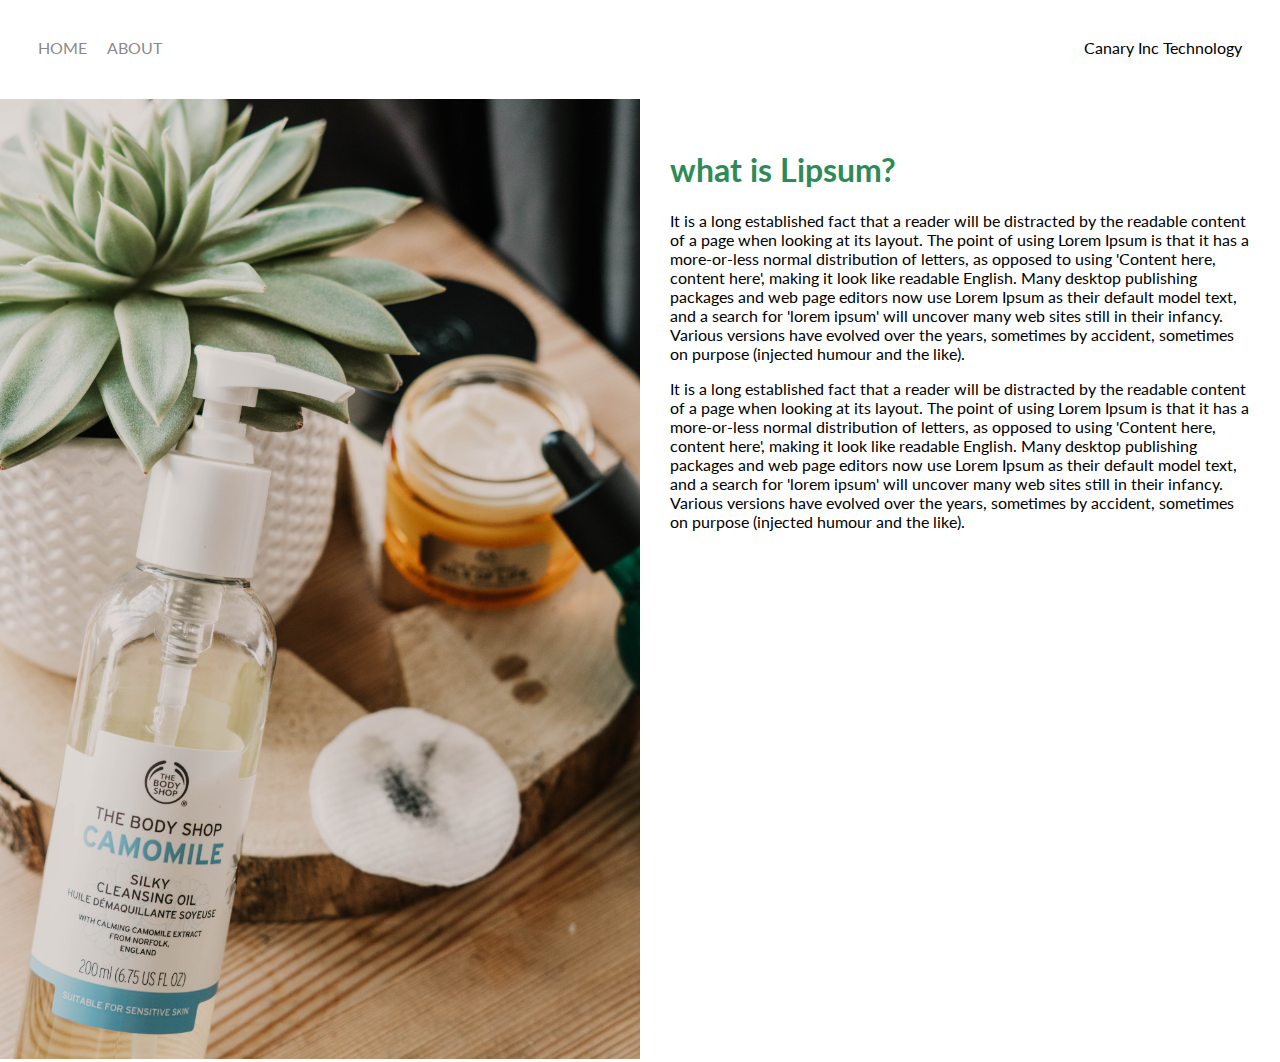
<file: about.html>
<!DOCTYPE html>
<html lang="en">
<head>
    <meta charset="UTF-8">
 
    <title>Canary Portfolio</title>
    <link rel="stylesheet"href="./styles.css">
</head>
<body>
      <div class="container">
            <!--Navigation -->
            <div class="nav-wrapper">
                    <div class="left-nav-wrapper">
                            <div class="nav-link-wrapper">
                            <a href="./index.html">Home</a>
                            </div>
                            <div class="nav-link-wrapper">
                            <a href="./about.html">About</a>
                            </div>
                    </div>

                    <div class="right-nav-wrapper">
                            <div class="branding"></div>
                           <div>Canary Inc Technology</div>
                    </div>
            </div> 
        
            <div class="two-colum-wrapper">
                <div class="portfolio-img-wrapper">
                    <img src="./images/portfolio13.jpg" alt="">
                </div>
                <div class="portfolio-content-wrapper">
                    <h1> what is Lipsum? </h1>
                    <p>It is a long established fact that a reader will be distracted by the readable content of a page when looking at its layout. The point of using Lorem Ipsum is that it has a more-or-less normal distribution of letters, as opposed to using 'Content here, content here', making it look like readable English. Many desktop publishing packages and web page editors now use Lorem Ipsum as their default model text, and a search for 'lorem ipsum' will uncover many web sites still in their infancy. Various versions have evolved over the years, sometimes by accident, sometimes on purpose (injected humour and the like).</p>
                    <p>It is a long established fact that a reader will be distracted by the readable content of a page when looking at its layout. The point of using Lorem Ipsum is that it has a more-or-less normal distribution of letters, as opposed to using 'Content here, content here', making it look like readable English. Many desktop publishing packages and web page editors now use Lorem Ipsum as their default model text, and a search for 'lorem ipsum' will uncover many web sites still in their infancy. Various versions have evolved over the years, sometimes by accident, sometimes on purpose (injected humour and the like).</p>
                </div>




                
                
            </div>



        </div>
</body>
 
</html>
</file>
<file: styles.css>
/* Style sheet*/
@import url('https://fonts.googleapis.com/css2?family=Lato&display=swap');
body{
    margin:0;
    font-family: 'Lato', sans-serif;
}
.container{
 display: grid;
 grid-template-columns: 1FR;
}
/*Navigation style*/
.nav-wrapper{
    display:flex;
    justify-content: space-between;
    padding: 38px;
    
}


.left-nav-wrapper{
    display: flex;
    height:22px;
    border-bottom: 1px solid transparent;
    transition: 0.5s;

}
 
.left-nav-wrapper >div{
    margin-right: 20px;
    font-size: 0.9m;
    text-transform: uppercase;
}

.nav-link-wrapper a{
    color: #8a8a8a;
    text-decoration: none;
    border-bottom: 1px solid transparent;
    transition: 0.5s;
}

.nav-link-wrapper a:hover{
    border-bottom: 1px solid black;
    color:black;

}

/*Portfolio style*/
/*
.content-wrapper{
    display: grid;
    grid-template-columns: 1fr;
}*/
.portfolio-items-wrapper{
    display: grid;
    grid-template-columns: 1fr 1fr 1fr;
}
.portfolio-item-wrapper{
    position: relative;
}
.img-background-wrapper{
    height: 350px;
    width: 100%;
    background-size: cover;
    background-position: center;
    background-repeat: no-repeat;
}
.imgText-wrapper{
    position: absolute;
    top:0;
    display: flex;
    flex-direction: column;
    justify-content: center;
    align-items: center;
    height: 100%;
    text-align: center;
    padding-left: 100px;
    padding-right: 100px;
}
.imgLogo-wrapper img{
    width: 60%;
    margin-bottom: 20px;
}
/*
.subtitle{
    font-weight: 600;
    color: lightseagreen;
}*/
.imgText-wrapper:hover .subtitle{
    font-weight: 600;
    color: aquamarine;
}
.imgText-wrapper .subtitle{
    transition: 1s;
    font-weight: 600;
    color: transparent;
}

.img-darken{
transition: 1s;
filter: brightness(10%);

}

/* About us page css*/
.two-colum-wrapper{
    display: grid;
    grid-template-columns: 1Fr 1Fr;
}
.portfolio-img-wrapper img{ 
    width:100%;
}
.portfolio-content-wrapper{
padding: 30px;
    }
.portfolio-content-wrapper h1{

color: seagreen;
}
</file>
